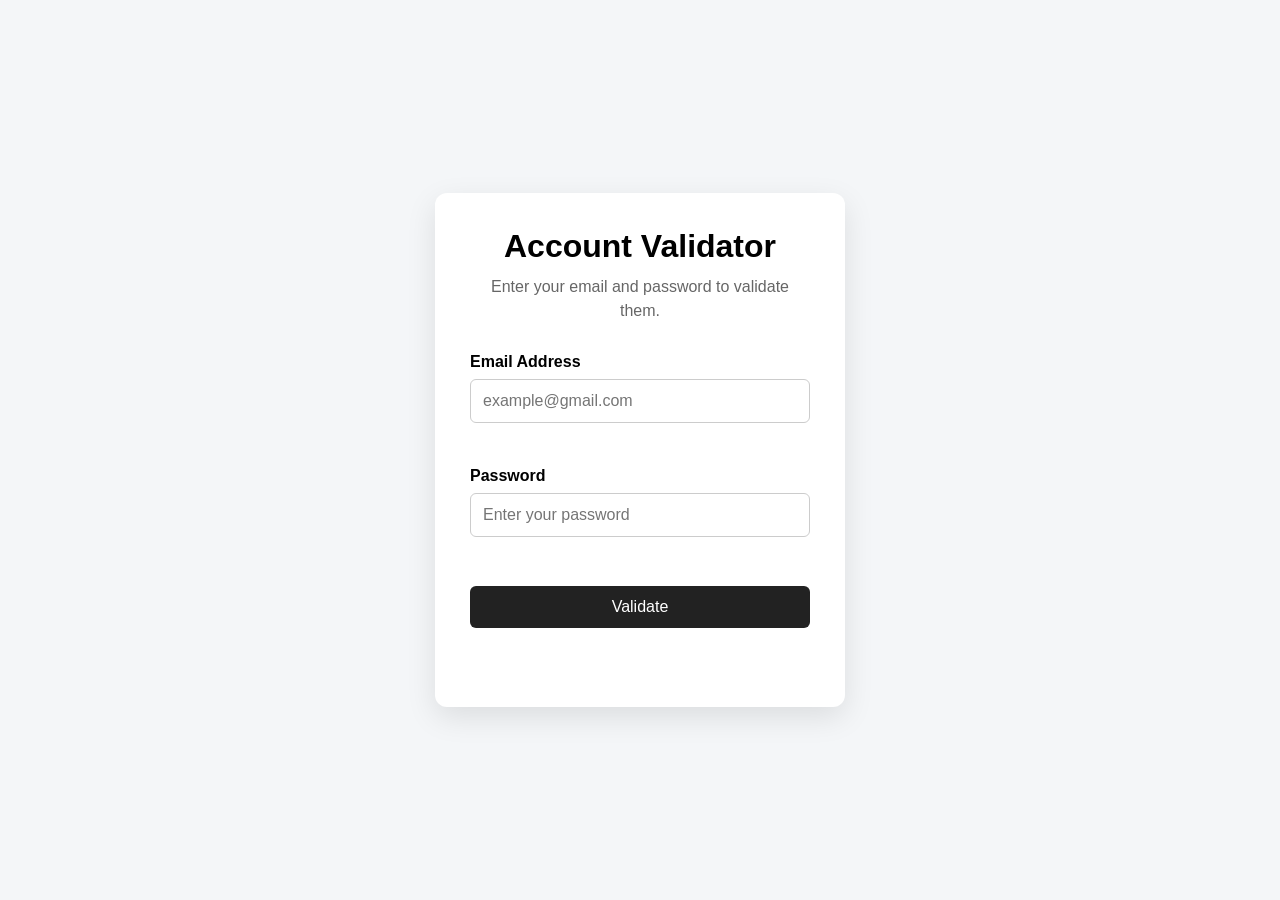
<file: index.html>
<!DOCTYPE html>
<html lang="en">
<head>
    <meta charset="UTF-8">
    <meta name="viewport" content="width=device-width, initial-scale=1.0">
    <title>Email & Password Validator</title>
    <link rel="stylesheet" href="style.css">
</head>

<body>

    <div class="container">

        <div class="validator-card">

            <h1>Account Validator</h1>

            <p class="subtitle">
                Enter your email and password to validate them.
            </p>

            <form autocomplete= "off" id="validationForm">

               
                <div class="input-group">
                    <label for="email">Email Address</label>

                    <input
                        type="email"
                        id="email"
                        name="email"
                        placeholder="example@gmail.com"
                        autocomplete="off"
                    >

                    <small id="emailError"></small>
                </div>


               
                <div class="input-group">
                    <label for="password">Password</label>

                    <input
                        type="password"
                        id="password"
                        name="password"
                        placeholder="Enter your password"
                    >

                    <small id="passwordError"></small>
                </div>


                <button type="submit">
                    Validate
                </button>

            </form>

            <div id="result"></div>

        </div>

    </div>

    <script src="script.js"></script>

</body>
</html>
</file>
<file: style.css>
* {
    margin: 0;
    padding: 0;
    box-sizing: border-box;
}

body {
    font-family: Arial, sans-serif;
    background: #f4f6f8;

    min-height: 100vh;

    display: flex;
    justify-content: center;
    align-items: center;
}

.container {
    width: 100%;
    max-width: 450px;
    padding: 20px;
}

.validator-card {
    background: white;

    padding: 35px;

    border-radius: 12px;

    box-shadow: 0 10px 30px rgba(0, 0, 0, 0.1);
}

h1 {
    text-align: center;
    margin-bottom: 10px;
}

.subtitle {
    text-align: center;
    color: #666;

    line-height: 1.5;

    margin-bottom: 30px;
}

.input-group {
    margin-bottom: 20px;
}

label {
    display: block;

    margin-bottom: 8px;

    font-weight: 600;
}

input {
    width: 100%;

    padding: 12px;

    border: 1px solid #ccc;

    border-radius: 6px;

    font-size: 16px;

    outline: none;
}

input:focus {
    border-color: #333;
}

input:invalid {
    /* Don't worry about this yet.
       You can remove it if you don't want
       browser validation styling. */
}

button {
    width: 100%;

    padding: 12px;

    margin-top: 5px;

    border: none;

    border-radius: 6px;

    background: #222;

    color: white;

    font-size: 16px;

    cursor: pointer;
}

button:hover {
    background: #444;
}

small {
    display: block;

    margin-top: 6px;

    min-height: 18px;

    font-size: 13px;
}

#result {
    text-align: center;

    margin-top: 20px;

    font-weight: 600;

    min-height: 24px;
    color : red;
}
</file>
